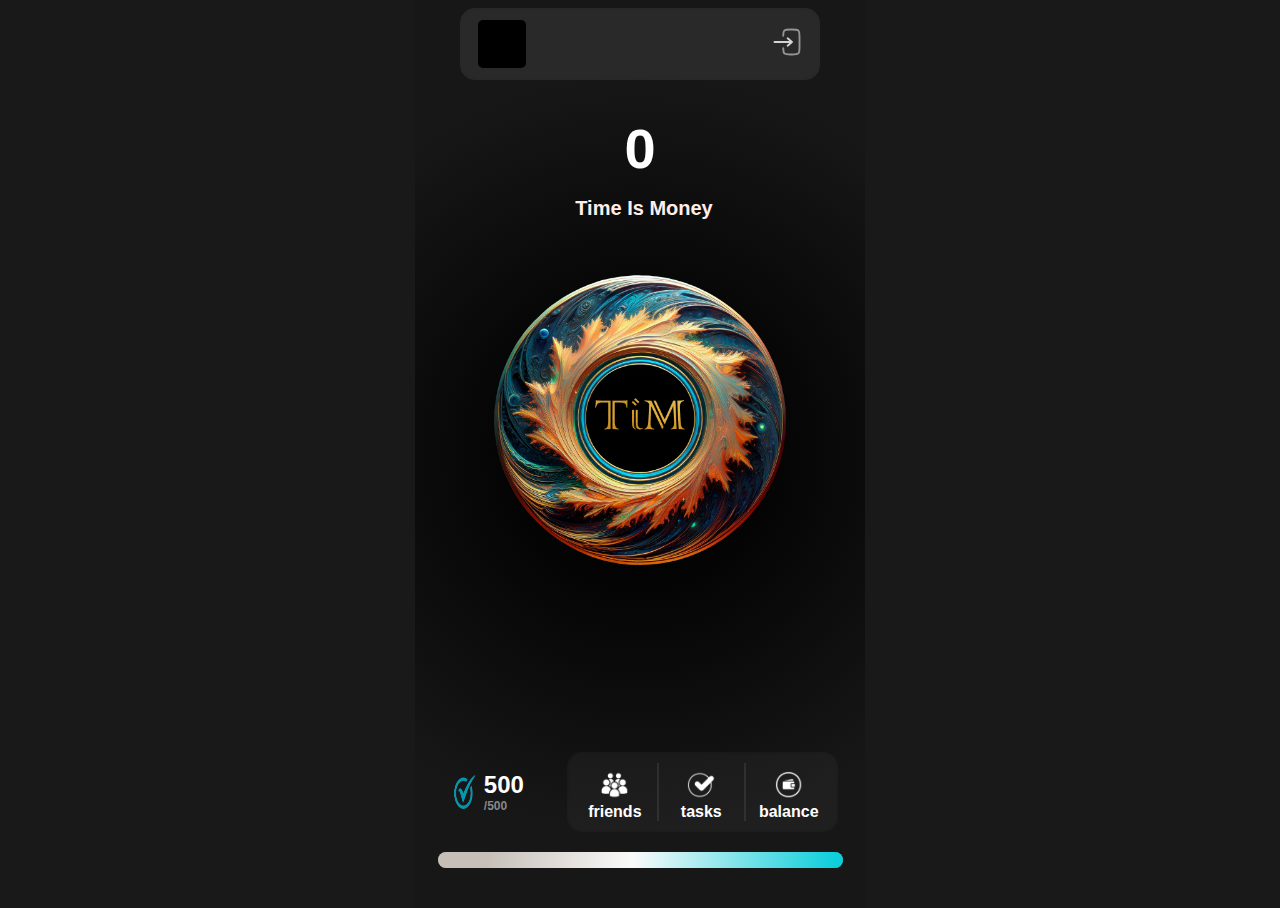
<file: index.html>
<!DOCTYPE html>
<html lang="en">
<head>
    <meta charset="UTF-8">
    <meta name="viewport" content="width=device-width, initial-scale=1.0">
    <title>Time is Money</title>
    <link rel="stylesheet" href="./assets/css/style.css">
    <link rel="stylesheet" href="./assets/css/responsive.css">
    <meta name="theme-color" content="#f19e36" />
    <link rel="stylesheet" href="https://cdnjs.cloudflare.com/ajax/libs/font-awesome/6.5.1/css/all.min.css">
    <link rel="icon" type="image/x-icon" href="./assets/favicon/favicon.ico">

</head>
<body>

    
    <div class="squad-container">
        <div class="login">
            <div class="login-detail">
                <div class="profile">
                    <span></span>
                </div>

                <div class="user-data">
                    <span class="name"></span>
                    <span class="user-rank"></span>
                </div>
            </div>

            <div>
                <a href="login.html">
                    <svg width="30px" height="30px" viewBox="0 0 24 24" fill="none" xmlns="http://www.w3.org/2000/svg">
                        <path opacity="0.8" d="M2.00098 11.999L16.001 11.999M16.001 11.999L12.501 8.99902M16.001 11.999L12.501 14.999" stroke="#ffffff" stroke-width="1.5" stroke-linecap="round" stroke-linejoin="round"/>
                        <path opacity="0.5" d="M9.00195 7C9.01406 4.82497 9.11051 3.64706 9.87889 2.87868C10.7576 2 12.1718 2 15.0002 2L16.0002 2C18.8286 2 20.2429 2 21.1215 2.87868C22.0002 3.75736 22.0002 5.17157 22.0002 8L22.0002 16C22.0002 18.8284 22.0002 20.2426 21.1215 21.1213C20.2429 22 18.8286 22 16.0002 22H15.0002C12.1718 22 10.7576 22 9.87889 21.1213C9.11051 20.3529 9.01406 19.175 9.00195 17" stroke="#ffffff" stroke-width="1.5" stroke-linecap="round"/>
                    </svg>
                </a>
            </div>
        </div>
    </div>

    <div class="coin-count-container">
       <!--<img src="" width="45px">-->
        <h1 class="select-none"></h1>
    </div>

    <div class="rank-container">
        <div class="rank-items">
            <h3 class="select-none"></h3>
            <span></span>
            <!--<img src="" class="select-none" width="30px">-->
            <span id="rank" class="select-none">Time Is Money</span>
        </div>
    </div>
    
    <div class="coin-container">
     
        <img src="./assets/images/final123.png" id="coin" class="select-none" width="600px" />
    </div>
<br><br><br><br><br><br><br>
    <div class="menu-container">
        <div class="power">
            <img src="./assets/images/28.png" width="40px">
            <div class="power-count">
                <span id="power" class="select-none">0</span>
                <span class="gray select-none" id="total">/0</span>
            </div>
        </div>

        <div class="menu-bottuns">
            <a href="frens.html" class="button b-r">
                <img src="./assets/images/1.png" alt="" width="28px">
                <span class="select-none">friends</span>
            </a>
            <a href="earn.html" class="button b-r">
                <img src="./assets/images/2.png" alt="" width="28px">
                <span class="select-none">tasks</span>
            </a>
            <a href="boost.html" class="button">
                <img src="./assets/images/3.png" alt="" width="28px">
                <span class="select-none">balance</span>
            </a>
        </div>
    </div>

    <div class="progress-bar">
        <div class="progress"></div>
    </div>


    <script src="./assets/js/main.js"></script>
</body>
</html>
</file>
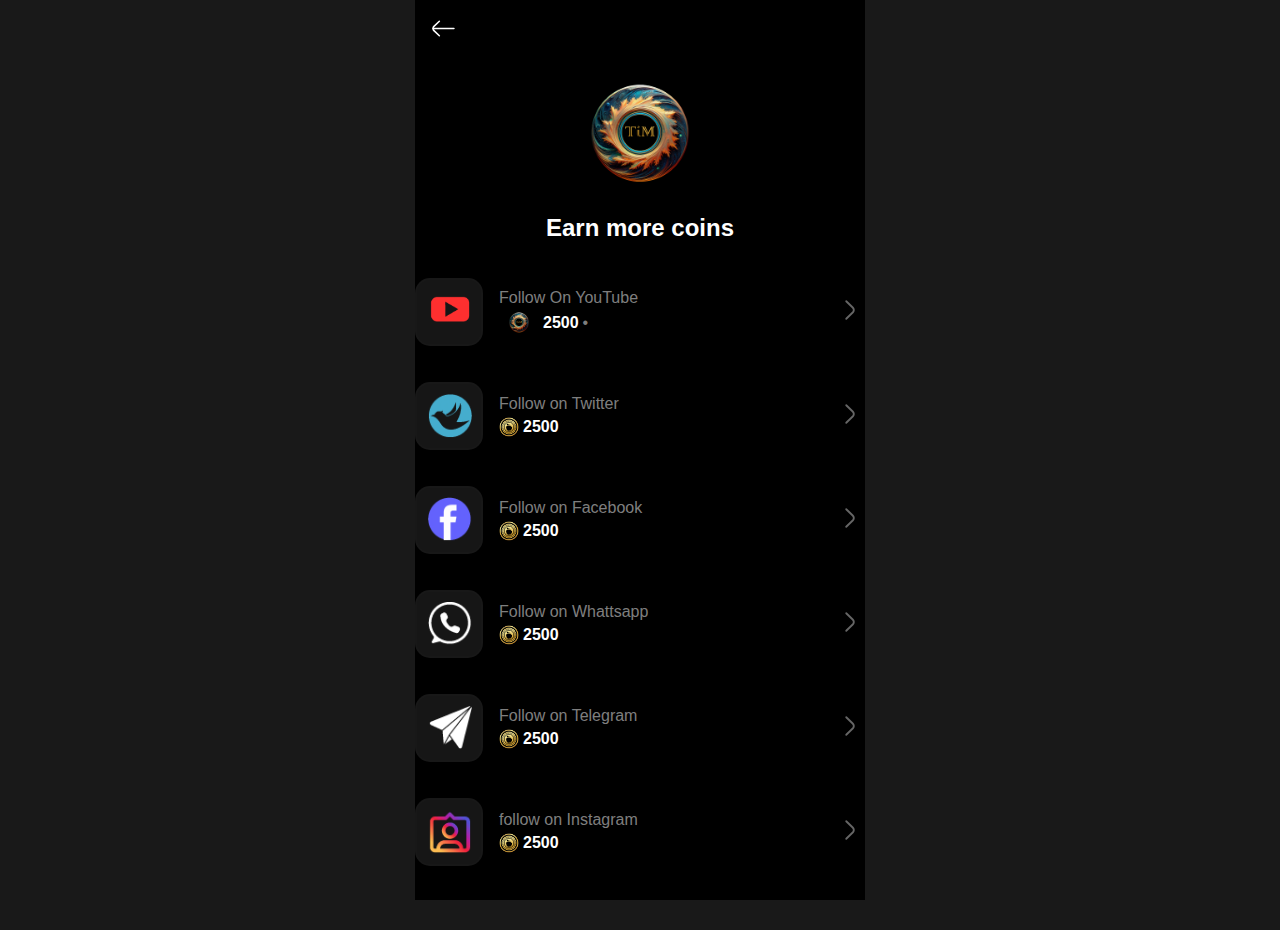
<file: earn.html>
<!DOCTYPE html>
<html lang="en">
<head>
    <meta charset="UTF-8">
    <meta name="viewport" content="width=device-width, initial-scale=1.0">
    <title>Earn</title>
    <link rel="stylesheet" href="./assets/css/style.css">
    <link rel="stylesheet" href="./assets/css/responsive.css">
    <meta name="theme-color" content="#f19e36" />

    <link rel="icon" type="image/x-icon" href="./assets/favicon/favicon.ico">
</head>
<body class="earn">

    <div class="haeder">
        <a href="index.html">
            <svg width="25px" height="25px" viewBox="0 0 24 24" fill="none" xmlns="http://www.w3.org/2000/svg">
                <path d="M22 11.9299H2" stroke="#ffffff" stroke-width="1.5" stroke-linecap="round" stroke-linejoin="round"/>
                <path d="M8.00009 19L2.84009 14C2.5677 13.7429 2.35071 13.433 2.20239 13.0891C2.05407 12.7452 1.97754 12.3745 1.97754 12C1.97754 11.6255 2.05407 11.2548 2.20239 10.9109C2.35071 10.567 2.5677 10.2571 2.84009 10L8.00009 5" stroke="#ffffff" stroke-width="1.5" stroke-linecap="round" stroke-linejoin="round"/>
            </svg>
        </a>
        
    </div>

    <div class="earn-more">
        <img src="./assets/images/final123.png" width="200px">
        <h3>Earn more coins</h3>
    </div>
    <br> <br>

    <div class="boosters-button">

        <div class="boosters-button-detail">
            <div class="boosters-button-image">
                <img src="./assets/images/you.gif" width="45px">
            </div>
            <div>
                <div>
                    <h4>Follow On YouTube</h4>
                </div>
                <div class="boosters-button-data">
                    <img src="./assets/images/final123.png" width="40px" class="m-r-25">
                    <h5 class="m-r-25">2500</h5>
                    <span class="m-r-25">•</span>
                    
                </div>
            </div>
        </div>

        <div>
            <a href="https://youtube.com/@html-hero?si=iCMCmyo6Twil2okd"><svg width="30px" height="30px" viewBox="0 0 24 24" fill="none" xmlns="http://www.w3.org/2000/svg">
                <path d="M9 5L14.15 10C14.4237 10.2563 14.6419 10.5659 14.791 10.9099C14.9402 11.2539 15.0171 11.625 15.0171 12C15.0171 12.375 14.9402 12.7458 14.791 13.0898C14.6419 13.4339 14.4237 13.7437 14.15 14L9 19" stroke="#ffffff" opacity="0.4" stroke-width="1.5" stroke-linecap="round" stroke-linejoin="round"/>
            </svg></a>
        </div>


    </div>
</div>
<br> <br>
<div class="boosters-button">

    <div class="boosters-button-detail">
        <div class="boosters-button-image">
            <img src="./assets/images/1.gif" width="45px">
        </div>
        <div>
            <div>
                <h4>Follow on Twitter</h4>
            </div>
            <div class="boosters-button-data">
                <img src="./assets/images/apple.svg" width="20px" class="m-r-25">
                <h5 class="m-r-25">2500</h5>
               
              
            </div>
        </div>
    </div>

    <div>
       <a href="https://www.twitter.com"><svg width="30px" height="30px" viewBox="0 0 24 24" fill="none" xmlns="http://www.w3.org/2000/svg">
            <path d="M9 5L14.15 10C14.4237 10.2563 14.6419 10.5659 14.791 10.9099C14.9402 11.2539 15.0171 11.625 15.0171 12C15.0171 12.375 14.9402 12.7458 14.791 13.0898C14.6419 13.4339 14.4237 13.7437 14.15 14L9 19" stroke="#ffffff" opacity="0.4" stroke-width="1.5" stroke-linecap="round" stroke-linejoin="round"/>
        </svg></a> 
    </div>


</div>
</div>
<br> <br>
<div class="boosters-button">

    <div class="boosters-button-detail">
        <div class="boosters-button-image">
            <img src="./assets/images/2.gif" width="45px">
        </div>
        <div>
            <div>
                <h4>Follow on Facebook</h4>
            </div>
            <div class="boosters-button-data">
                <img src="./assets/images/apple.svg" width="20px" class="m-r-25">
                <h5 class="m-r-25">2500</h5>
               
            </div>
        </div>
    </div>

    <div>
        <a href="https://www.facebook.com"><svg width="30px" height="30px" viewBox="0 0 24 24" fill="none" xmlns="http://www.w3.org/2000/svg">
            <path d="M9 5L14.15 10C14.4237 10.2563 14.6419 10.5659 14.791 10.9099C14.9402 11.2539 15.0171 11.625 15.0171 12C15.0171 12.375 14.9402 12.7458 14.791 13.0898C14.6419 13.4339 14.4237 13.7437 14.15 14L9 19" stroke="#ffffff" opacity="0.4" stroke-width="1.5" stroke-linecap="round" stroke-linejoin="round"/>
        </svg></a>
    </div>


</div>
</div>
<br> <br>
<div class="boosters-button">

    <div class="boosters-button-detail">
        <div class="boosters-button-image">
            <img src="./assets/images/3.gif" width="45px">
        </div>
        <div>
            <div>
                <h4>Follow on Whattsapp</h4>
            </div>
            <div class="boosters-button-data">
                <img src="./assets/images/apple.svg" width="20px" class="m-r-25">
                <h5 class="m-r-25">2500</h5>
              
            </div>
        </div>
    </div>

    <div>
        <a href="https://www.whattsapp.com"><svg width="30px" height="30px" viewBox="0 0 24 24" fill="none" xmlns="http://www.w3.org/2000/svg">
            <path d="M9 5L14.15 10C14.4237 10.2563 14.6419 10.5659 14.791 10.9099C14.9402 11.2539 15.0171 11.625 15.0171 12C15.0171 12.375 14.9402 12.7458 14.791 13.0898C14.6419 13.4339 14.4237 13.7437 14.15 14L9 19" stroke="#ffffff" opacity="0.4" stroke-width="1.5" stroke-linecap="round" stroke-linejoin="round"/>
        </svg></a>
    </div>


</div>
</div>
<br> <br>
<div class="boosters-button">

    <div class="boosters-button-detail">
        <div class="boosters-button-image">
            <img src="./assets/images/4.gif" width="45px">
        </div>
        <div>
            <div>
                <h4>Follow on Telegram</h4>
            </div>
            <div class="boosters-button-data">
                <img src="./assets/images/apple.svg" width="20px" class="m-r-25">
                <h5 class="m-r-25">2500</h5>
                
            </div>
        </div>
    </div>

    <div>
        <a href="https://www.telegram.com"><svg width="30px" height="30px" viewBox="0 0 24 24" fill="none" xmlns="http://www.w3.org/2000/svg">
            <path d="M9 5L14.15 10C14.4237 10.2563 14.6419 10.5659 14.791 10.9099C14.9402 11.2539 15.0171 11.625 15.0171 12C15.0171 12.375 14.9402 12.7458 14.791 13.0898C14.6419 13.4339 14.4237 13.7437 14.15 14L9 19" stroke="#ffffff" opacity="0.4" stroke-width="1.5" stroke-linecap="round" stroke-linejoin="round"/>
        </svg></a>
    </div>


</div>
</div>
<br> <br>
<div class="boosters-button">

    <div class="boosters-button-detail">
        <div class="boosters-button-image">
            <img src="./assets/images/5.gif" width="45px">
        </div>
        <div>
            <div>
                <h4>follow on Instagram</h4>
            </div>
            <div class="boosters-button-data">
                <img src="./assets/images/apple.svg" width="20px" class="m-r-25">
                <h5 class="m-r-25">2500</h5>
                
            </div>
        </div>
    </div>

    <div>
        <a href="https://www.instagram.com"><svg width="30px" height="30px" viewBox="0 0 24 24" fill="none" xmlns="http://www.w3.org/2000/svg">
            <path d="M9 5L14.15 10C14.4237 10.2563 14.6419 10.5659 14.791 10.9099C14.9402 11.2539 15.0171 11.625 15.0171 12C15.0171 12.375 14.9402 12.7458 14.791 13.0898C14.6419 13.4339 14.4237 13.7437 14.15 14L9 19" stroke="#ffffff" opacity="0.4" stroke-width="1.5" stroke-linecap="round" stroke-linejoin="round"/>
        </svg></a>
    </div>


</div>
</div>

                    

    <div class="invite-bonus-box">
        
    </div>
    
    <script src="./assets/js/charge.js"></script>
</body>
</html>
</file>
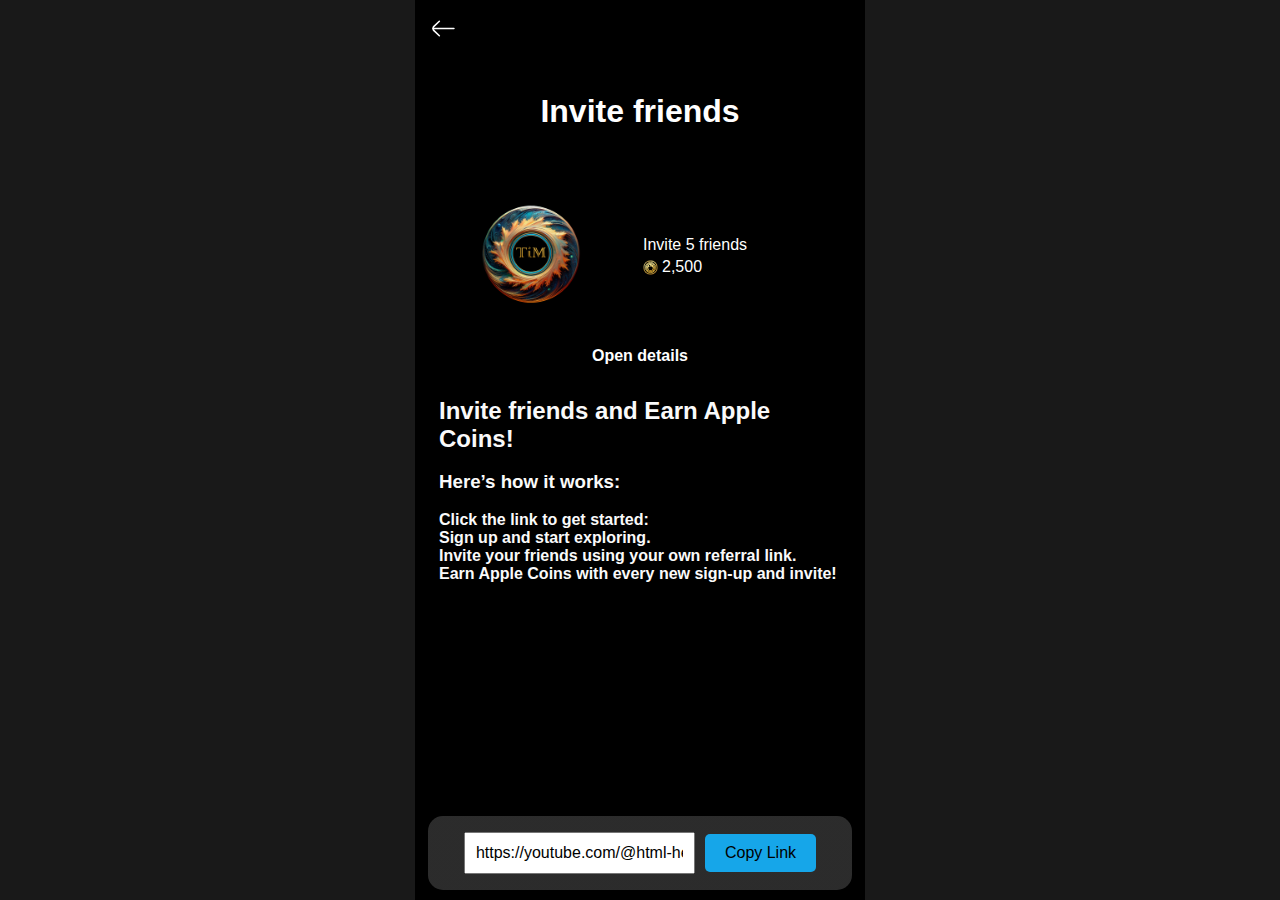
<file: frens.html>
<!DOCTYPE html>
<html lang="en">
<head>
    <meta charset="UTF-8">
    <meta name="viewport" content="width=device-width, initial-scale=1.0">
    <title> - Frens</title>

    <link rel="stylesheet" href="./assets/css/style.css">
    <link rel="stylesheet" href="./assets/css/responsive.css">
    <meta name="theme-color" content="#f19e36" />

    <link rel="icon" type="image/x-icon" href="./assets/favicon/favicon.ico">
</head>
<body class="frens">
    
    <div class="haeder">
        <a href="index.html">
            <svg width="25px" height="25px" viewBox="0 0 24 24" fill="none" xmlns="http://www.w3.org/2000/svg">
                <path d="M22 11.9299H2" stroke="#ffffff" stroke-width="1.5" stroke-linecap="round" stroke-linejoin="round"/>
                <path d="M8.00009 19L2.84009 14C2.5677 13.7429 2.35071 13.433 2.20239 13.0891C2.05407 12.7452 1.97754 12.3745 1.97754 12C1.97754 11.6255 2.05407 11.2548 2.20239 10.9109C2.35071 10.567 2.5677 10.2571 2.84009 10L8.00009 5" stroke="#ffffff" stroke-width="1.5" stroke-linecap="round" stroke-linejoin="round"/>
            </svg>
        </a>
    </div>

    <div class="frens-main">

        <div class="frens-count">
            <span>Invite friends </span>
        </div>

        

            

            
        </div>
    </div>


    

        <div class="frens-help-box">
            <div class="frens-help-content">
                <div class="frens-help-image">
                    <img src="./assets/images/final123.png" width="200px">
                </div>
                <div class="fren-help-text">
                    <h5>Invite 5 friends </h5>
                    <div>
                        <img src="./assets/images/apple.svg" width="15px">
                        <span>2,500</span>
                       
                    </div>
                </div>
            </div>

            <div class="frens-open-detail">
                <a href="guid.html">Open details</a>
            </div>
        </div>
    </div>
    <div class="frens-help">
        <div class="frens-help-title">
            <h2>Invite friends and Earn Apple Coins! </h2><br>
            <h3>Here’s how it works:</h3><br>
            <span>Click the link to get started:</span><br>
                <span>  Sign up and start exploring.</span><br>
                    <span> Invite your friends using your own referral link.</span><br>
                        <span> Earn Apple Coins with every new sign-up and invite!</span><br>
        </div>
 <div class="frens-invite">
        <div class="frens-invite-button">
            <input type="text" value="https://youtube.com/@html-hero?si=iCMCmyo6Twil2okd" id="link" readonly>
            <button id="copyButton">Copy Link</button>
        </div>
    </div>
 
   <script src="./assets/js/js.js"></script>
    <script src="./assets/js/charge.js"></script>

</body>
</html>
</file>
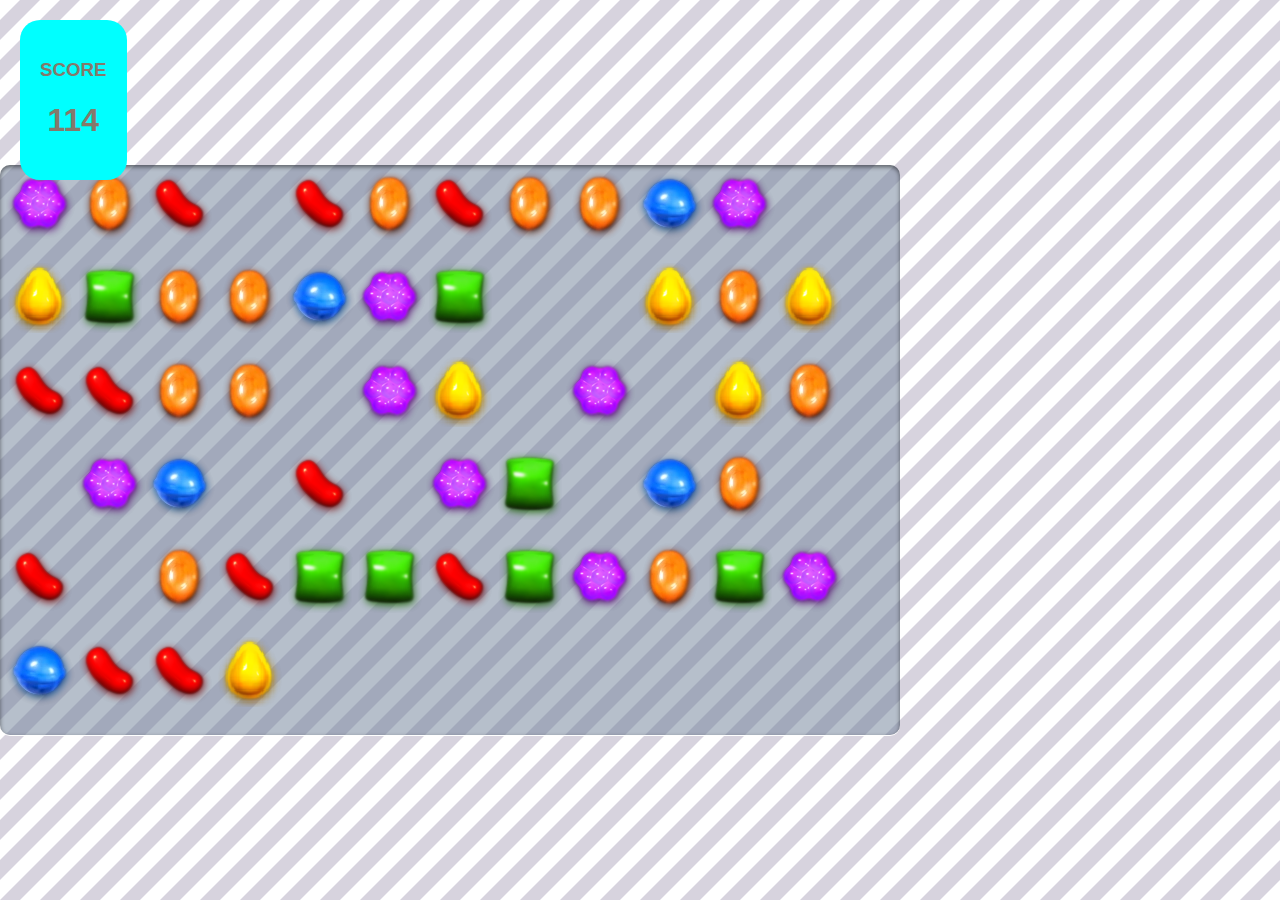
<file: game.html>
<!DOCTYPE html>
<html lang="en">
<head>
    <meta charset="UTF-8">
    <meta name="viewport" content="width=device-width, initial-scale=1.0">
    <title>Candy Crush Game</title>
    <style>
     
        body {
            background-image: url('data:image/svg+xml,%3Csvg width="40" height="40" viewBox="0 0 40 40" xmlns="http://www.w3.org/2000/svg"%3E%3Cg fill="%239C92AC" fill-opacity="0.4" fill-rule="evenodd"%3E%3Cpath d="M0 40L40 0H20L0 20M40 40V20L20 40"/%3E%3C/g%3E%3C/svg%3E');
            max-width: 100vh;
            display: flex;
            margin: 0;
            height: 100vh;
            align-items: center;
            justify-content: center;
            overflow: hidden;
        }

        .scoreContent {
            background-color: cyan;
            border-radius: 20px;
            width: auto;
            height: 120px;
            padding: 20px;
            display: flex;
            flex-direction: column;
            justify-content: space-between;
            align-items: center;
            text-align: center;
            color: #85796b;
            position: absolute;
            top: 20px;
            left: 20px;
        }

        .grid {
            height: 560px;
            min-width: 560px;
            display: flex;
            flex-wrap: wrap;
            background-color: rgba(109, 127, 151, 0.5);
            padding: 5px;
            border-radius: 10px;
            box-shadow: 0 2px 4px rgba(0, 0, 0, 0.5) inset, 0 1px 0 #fff;
            color: #85796b;
        }

        .grid div {
            height: 70px;
            width: 70px;
        }

        h3 {
            font-family: "Montserrat", sans-serif;
            text-transform: uppercase;
        }

        h1 {
            font-family: "Montserrat", sans-serif;
            text-transform: uppercase;
            margin-top: -10px;
        }

        .invisible {
            background-color: white;
        }
    </style>
</head>
<body>
    <div class="scoreContent">
        <h3>Score</h3>
        <h1 id="score">0</h1>
    </div>
    <div class="grid"></div>


    <audio id="backgroundMusic" src="./assets/mp3/1.mp3" loop></audio>
    <audio id="matchSound" src=""></audio>
    <audio id="moveSound" src=""></audio>

    <script>
        document.addEventListener("DOMContentLoaded", () => {
            candyCrushGame();
        });

        function candyCrushGame() {
            const grid = document.querySelector(".grid");
            const scoreDisplay = document.getElementById("score");
            const backgroundMusic = document.getElementById("backgroundMusic");
            const matchSound = document.getElementById("matchSound");
            const moveSound = document.getElementById("moveSound");
            const width = 8;
            const squares = [];
            let score = 0;

            const candyColors = [
                "url(./assets/images/blue-candy.png)",
                "url(./assets/images/green-candy.png?raw=true)",
                "url(./assets/images/orange-candy.png?raw=true)",
                "url(./assets/images/purple-candy.png?raw=true)",
                "url(./assets/images/red-candy.png?raw=true)",
                "url(./assets/images/yellow-candy.png?raw=true)"
            ];

            backgroundMusic.volume = 0.5; 
            backgroundMusic.play();

            
            function createBoard() {
                for (let i = 0; i < width * width; i++) {
                    const square = document.createElement("div");
                    square.setAttribute("draggable", true);
                    square.setAttribute("id", i);
                    let randomColor = Math.floor(Math.random() * candyColors.length);
                    square.style.backgroundImage = candyColors[randomColor];
                    grid.appendChild(square);
                    squares.push(square);
                }
            }
            createBoard();

            let colorBeingDragged;
            let colorBeingReplaced;
            let squareIdBeingDragged;
            let squareIdBeingReplaced;

            squares.forEach((square) =>
                square.addEventListener("dragstart", dragStart)
            );
            squares.forEach((square) => square.addEventListener("dragend", dragEnd));
            squares.forEach((square) => square.addEventListener("dragover", dragOver));
            squares.forEach((square) =>
                square.addEventListener("dragenter", dragEnter)
            );
            squares.forEach((square) =>
                square.addEventListener("drageleave", dragLeave)
            );
            squares.forEach((square) => square.addEventListener("drop", dragDrop));

            function dragStart() {
                colorBeingDragged = this.style.backgroundImage;
                squareIdBeingDragged = parseInt(this.id);
            }

            function dragOver(e) {
                e.preventDefault();
            }

            function dragEnter(e) {
                e.preventDefault();
            }

            function dragLeave() {
                this.style.backgroundImage = "";
            }

            function dragDrop() {
                colorBeingReplaced = this.style.backgroundImage;
                squareIdBeingReplaced = parseInt(this.id);
                this.style.backgroundImage = colorBeingDragged;
                squares[squareIdBeingDragged].style.backgroundImage = colorBeingReplaced;
                moveSound.play();
            }

            function dragEnd() {
                let validMoves = [
                    squareIdBeingDragged - 1,
                    squareIdBeingDragged - width,
                    squareIdBeingDragged + 1,
                    squareIdBeingDragged + width
                ];
                let validMove = validMoves.includes(squareIdBeingReplaced);

                if (squareIdBeingReplaced && validMove) {
                    squareIdBeingReplaced = null;
                    checkMatches();
                    moveIntoSquareBelow();
                } else if (squareIdBeingReplaced && !validMove) {
                    squares[squareIdBeingReplaced].style.backgroundImage = colorBeingReplaced;
                    squares[squareIdBeingDragged].style.backgroundImage = colorBeingDragged;
                }
            }

            function checkMatches() {
                checkRowForFour();
                checkColumnForFour();
                checkRowForThree();
                checkColumnForThree();
            }

            function moveIntoSquareBelow() {
                for (let i = 0; i < 55; i++) {
                    if (squares[i + width].style.backgroundImage === "") {
                        squares[i + width].style.backgroundImage = squares[i].style.backgroundImage;
                        squares[i].style.backgroundImage = "";
                        const firstRow = [0, 1, 2, 3, 4, 5, 6, 7];
                        const isFirstRow = firstRow.includes(i);
                        if (isFirstRow && squares[i].style.backgroundImage === "") {
                            let randomColor = Math.floor(Math.random() * candyColors.length);
                            squares[i].style.backgroundImage = candyColors[randomColor];
                        }
                    }
                }
            }

            function checkRowForFour() {
                for (let i = 0; i < 60; i++) {
                    let rowOfFour = [i, i + 1, i + 2, i + 3];
                    let decidedColor = squares[i].style.backgroundImage;
                    const isBlank = squares[i].style.backgroundImage === "";

                    const notValid = [5, 6, 7, 13, 14, 15, 21, 22, 23, 29, 30, 31, 37, 38, 39, 45, 46, 47, 53, 54, 55];
                    if (notValid.includes(i)) continue;

                    if (rowOfFour.every(index => squares[index].style.backgroundImage === decidedColor && !isBlank)) {
                        score += 4;
                        scoreDisplay.innerHTML = score;
                        rowOfFour.forEach(index => squares[index].style.backgroundImage = "url('[data-uri]')"); // Invisible pixel
                        matchSound.play(); 
                    }
                }
            }

            function checkColumnForFour() {
                for (let i = 0; i < 39; i++) {
                    let columnOfFour = [i, i + width, i + width * 2, i + width * 3];
                    let decidedColor = squares[i].style.backgroundImage;
                    const isBlank = squares[i].style.backgroundImage === "";

                    if (columnOfFour.every(index => squares[index].style.backgroundImage === decidedColor && !isBlank)) {
                        score += 4;
                        scoreDisplay.innerHTML = score;
                        columnOfFour.forEach(index => squares[index].style.backgroundImage = "url('[data-uri]')"); // Invisible pixel
                        matchSound.play(); 
                    }
                }
            }

            function checkRowForThree() {
                for (let i = 0; i < 61; i++) {
                    let rowOfThree = [i, i + 1, i + 2];
                    let decidedColor = squares[i].style.backgroundImage;
                    const isBlank = squares[i].style.backgroundImage === "";

                    const notValid = [6, 7, 14, 15, 22, 23, 30, 31, 38, 39, 46, 47, 54, 55];
                    if (notValid.includes(i)) continue;

                    if (rowOfThree.every(index => squares[index].style.backgroundImage === decidedColor && !isBlank)) {
                        score += 3;
                        scoreDisplay.innerHTML = score;
                        rowOfThree.forEach(index => squares[index].style.backgroundImage = "url('[data-uri]')"); // Invisible pixel
                        matchSound.play(); 
                    }
                }
            }

            function checkColumnForThree() {
                for (let i = 0; i < 47; i++) {
                    let columnOfThree = [i, i + width, i + width * 2];
                    let decidedColor = squares[i].style.backgroundImage;
                    const isBlank = squares[i].style.backgroundImage === "";

                    if (columnOfThree.every(index => squares[index].style.backgroundImage === decidedColor && !isBlank)) {
                        score += 3;
                        scoreDisplay.innerHTML = score;
                        columnOfThree.forEach(index => squares[index].style.backgroundImage = "url('[data-uri]')"); // Invisible pixel
                        matchSound.play(); 
                    }
                }
            }

            window.setInterval(function () {
                moveIntoSquareBelow();
                checkMatches();
            }, 100);
        }
    </script>
</body>
</html>
</file>
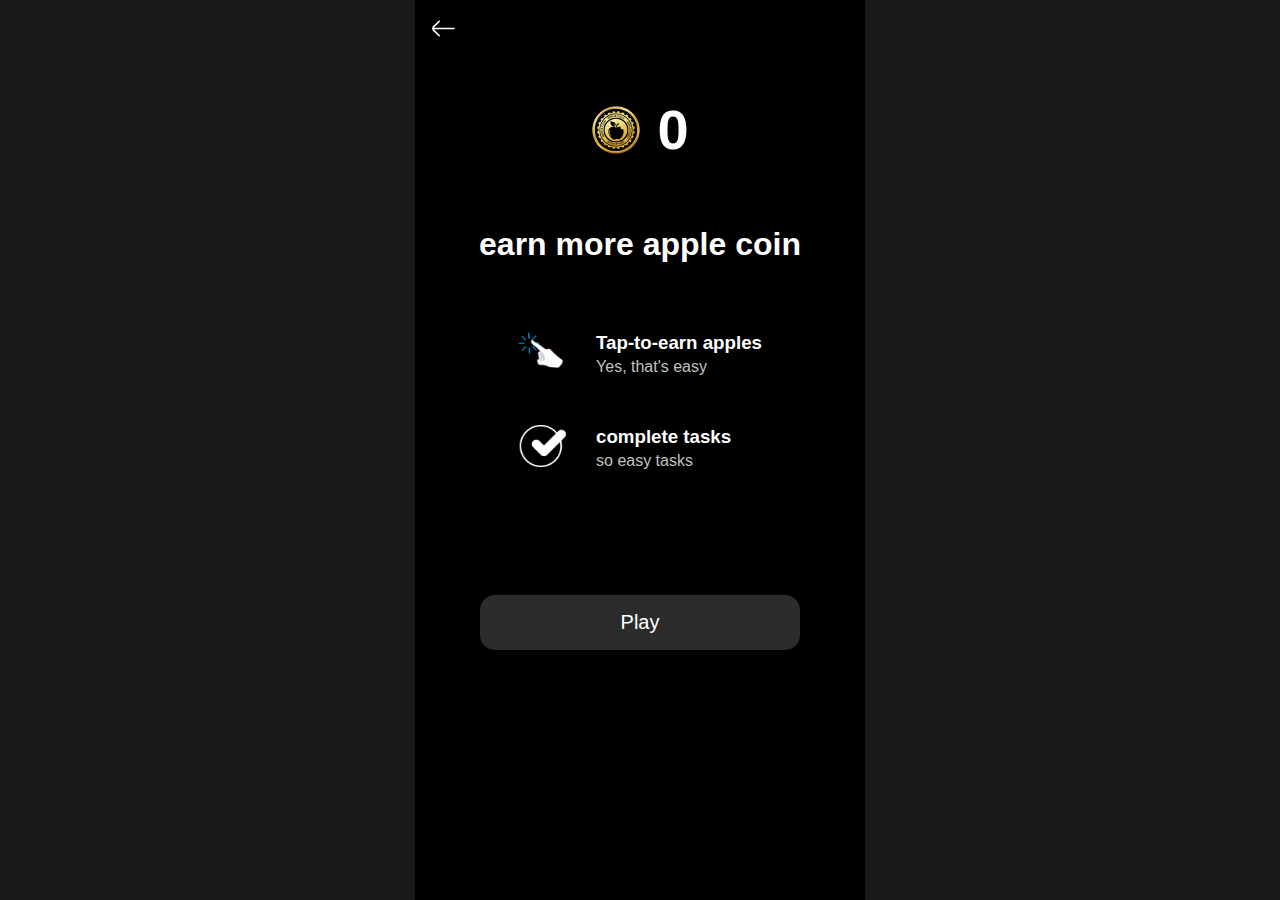
<file: guid.html>
<!DOCTYPE html>
<html lang="en">
<head>
    <meta charset="UTF-8">
    <meta name="viewport" content="width=device-width, initial-scale=1.0">
    <title>Document</title>

    <link rel="stylesheet" href="./assets/css/style.css">
    <link rel="stylesheet" href="./assets/css/responsive.css">

    <link rel="icon" type="image/x-icon" href="./assets/favicon/favicon.ico">
    <link rel="icon" type="image/png" href="./assets/favicon/favicon-16x16.png" sizes="16x16">
    <link rel="icon" type="image/png" href="./assets/favicon/favicon-32x32.png" sizes="32x32">
    <link rel="apple-touch-icon" href="./assets/favicon/apple-touch-icon.png">
    <link rel="android-chrome-192x192" href="./assets/favicon/android-chrome-192x192.png" sizes="192x192">
    <link rel="android-chrome-512x512" href="./assets/favicon/android-chrome-512x512.png" sizes="512x512">
</head>
<body class="guid">

    <div class="haeder">
        <a href="index.html">
            <svg width="25px" height="25px" viewBox="0 0 24 24" fill="none" xmlns="http://www.w3.org/2000/svg">
                <path d="M22 11.9299H2" stroke="#ffffff" stroke-width="1.5" stroke-linecap="round" stroke-linejoin="round"/>
                <path d="M8.00009 19L2.84009 14C2.5677 13.7429 2.35071 13.433 2.20239 13.0891C2.05407 12.7452 1.97754 12.3745 1.97754 12C1.97754 11.6255 2.05407 11.2548 2.20239 10.9109C2.35071 10.567 2.5677 10.2571 2.84009 10L8.00009 5" stroke="#ffffff" stroke-width="1.5" stroke-linecap="round" stroke-linejoin="round"/>
            </svg>
        </a>
       
    </div>

    <div class="coin-count-container">
        <img src="./assets/images/apple.svg" width="45px">
        <h1 class="select-none"></h1>
    </div>

    <div class="guid-content">
        <div class="guid-title">
            <h1>earn more apple coin</h1>
        </div>
        <div class="guid-help">
            <div class="guid-help-detail">
                <div>
                    <img src="./assets/images/tap.gif" width="50px">
                </div>
                <div>
                    <h3>Tap-to-earn apples</h3>
                    <p>Yes, that's easy</p>
                </div>
            </div>

            <div class="guid-help-detail">
                <div>
                    <img src="./assets/images/2.png" width="50px">
                </div>
                <div>
                    <h3>complete tasks </h3>
                    <p>so easy tasks</p>
                </div>
            </div>

          

        </div>
    </div>

    <div class="guid-button">
        <a href="index.html" >Play</a>
    </div>
    <script src="./assets/js/main.js"></script>
    <script src="./assets/js/charge.js"></script>
</body>
</html>
</file>
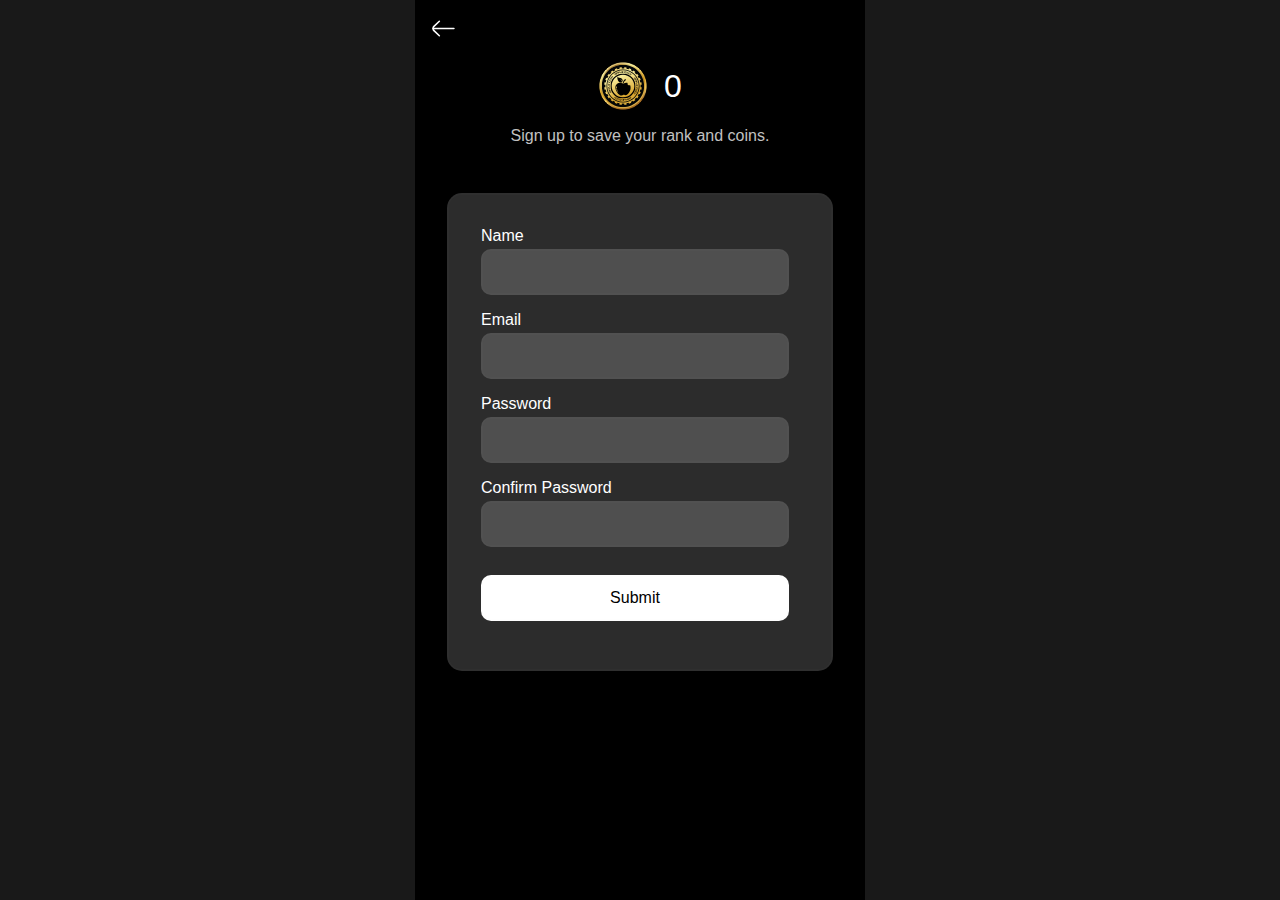
<file: login.html>
<!DOCTYPE html>
<html lang="en">
<head>
    <meta charset="UTF-8">
    <meta name="viewport" content="width=device-width, initial-scale=1.0">
    <title>Document</title>
    <link rel="stylesheet" href="./assets/css/style.css">
    <link rel="stylesheet" href="./assets/css/responsive.css">
    <meta name="theme-color" content="#f19e36" />

    <link rel="icon" type="image/x-icon" href="./assets/favicon/favicon.ico">
</head>
<body class="login-page">

    <div class="haeder">
        <a href="index.html">
            <svg width="25px" height="25px" viewBox="0 0 24 24" fill="none" xmlns="http://www.w3.org/2000/svg">
                <path d="M22 11.9299H2" stroke="#ffffff" stroke-width="1.5" stroke-linecap="round" stroke-linejoin="round"/>
                <path d="M8.00009 19L2.84009 14C2.5677 13.7429 2.35071 13.433 2.20239 13.0891C2.05407 12.7452 1.97754 12.3745 1.97754 12C1.97754 11.6255 2.05407 11.2548 2.20239 10.9109C2.35071 10.567 2.5677 10.2571 2.84009 10L8.00009 5" stroke="#ffffff" stroke-width="1.5" stroke-linecap="round" stroke-linejoin="round"/>
            </svg>
        </a>
  
    </div>

    <div class="login-coins">
        <img src="./assets/images/apple.svg" width="50px">
        <span class="login-coins-count"></span>
    </div>

    <div class="login-page-detail">
        <span>Sign up to save your rank and coins.</span>
    </div>

    <div class="login-form">
        <form action="process_form.php" method="POST" onsubmit="document.getElementById('coins').value = localStorage.getItem('coins');">
            <label for="name">Name</label>
            <input type="text" name="name" id="name" required>
        
            <label for="email">Email</label>
            <input type="email" name="email" id="email" required>
        
            <label for="password">Password</label>
            <input type="password" name="password" id="password" required>
        
            <label for="confirm">Confirm Password</label>
            <input type="password" name="confirm" id="confirm" required> 
        
            <input type="hidden" name="coins" id="coins">
        
            <input class="submit-button" type="submit" value="Submit">
        </form>
        
    </div>

    <script>
        let coins = localStorage.getItem('coins')
        document.querySelector('.login-coins-count').textContent = coins;
    </script>

    <script src="./assets/js/charge.js"></script>
</body>
</html>
</file>
<file: assets/css/style.css>
* {
    margin: 0;
    padding: 0;
    box-sizing: border-box;
}
a {
    text-decoration: none;
}
a:active {
    color: rgb(255, 255, 255);
}
html {
    font-family: sans-serif;
}
.select-none {
    -moz-user-select: none;
    -webkit-user-select: none;
    user-select: none;
}
body {
    background: radial-gradient(circle, rgb(0, 0, 0) 0%, rgb(0, 0, 0) 15%, rgb(0, 0, 0) 75%);
    background: radial-gradient(circle, rgb(0, 0, 0) 0%, rgb(0, 0, 0) 15%, rgba(23,23,23,1) 75%);
    
    background-repeat: no-repeat;
    min-height: 100vh;   
}
.haeder {
    display: flex;
    align-items: center;
    padding: 1rem;
}
.haeder a {
    margin-right: 1rem;
}
.squad-container {
    margin: 1.75rem auto;
    width: 80%;
    height: 4.5rem;
    border-radius: 15px;
    background-color: rgba(85, 82, 82, 0.3);
    border: 2px solid rgb(43, 42, 42, 0.05);
}
.login {
    display: flex;
    align-items: center;
    justify-content: space-between;
    height: 100%;
    padding: 0 1rem;
}
.login-detail {
    display: flex;
    align-items: center;
}
.profile {
    width: 3rem;
    height: 3rem;
    background-color: rgb(0, 0, 0);
    display: flex;
    justify-content: center;
    align-items: center;
    border-radius: 5px;
}
.profile span {
    font-size: 2rem;
    color: rgba(151, 151, 151, 0.773);
}
.user-data {
    display: flex;
    flex-direction: column;
    margin-left: 0.75rem;
}
.name {
    color: #ffffff;
}
.user-rank {
    font-size: 0.75rem;
    margin-top: 0.25rem;
    color: #c1c1c1;
}
.coin-count-container {
    width: 100%;
    display: flex;
    justify-content: center;
    align-items: center;
    margin-top: 2.25rem;
}
.rank-container {
    margin-top: 1rem;
    margin-bottom: 2rem;
    display: flex;
    justify-content: center;
    align-items: center;
    color: #ffeded;
}
.rank-items {
    display: flex;
    align-items: center;
    font-size: 1.25rem;
}
.rank-items h3{
    margin-right: 0.5rem;
}
.rank-items img{
    margin-left: 0.5rem;
    margin-right: 0.25rem;
}
#rank {
    font-weight: bold;
text-align: center;
}
.coin-count-container img {
    margin-right: 1rem;
    width: 50px;
}
.coin-count-container h1 {
    color: #ffffff;
    font-size: 3.5rem;
}
.coin-container {
    position: relative;
    margin-top: 1.5rem;
    width: 100%;
    display: flex;
    justify-content: center;
}
.coin-container span {
    position: absolute;
    z-index: 999;
    font-size: 2rem;
    color: #ffffff;
}
#coin {
    transition: .1s;
    transform-style: preserve-3d;
}
.menu-container {
    margin-top: 2.25rem;
    width: 90%;
    display: flex;
    justify-content: center;
    align-items: center;
}
.power {
    display: flex;
    justify-content: center;
    margin-right: 0.5rem;
    width: 33%;
}
.power-count {
    display: flex;
    flex-direction: column;
}
.power-count span {
    color: #ffffff;
    font-weight: bold;
    font-size: 1.5rem;
}
.gray {
    color: #d7d7d798!important;
    font-size: 0.75rem!important;
}
.menu-bottuns {
    width: 67%;
    padding: 1rem 0.25rem;
    display: flex;
    justify-content: space-around;
    align-items: center;
    height: 5rem;
    background-color: rgba(70, 67, 67, 0.2);
    border: 2px solid rgba(0, 0, 0, 0.03);
    border-radius: 15px;
    margin-left: 0.5rem;
    margin-right: -1.25rem;
}

.button {
    display: flex;
    flex-direction: column;
    justify-content: center;
    align-items: center;
    padding: 0 0.25rem;
    width: 33.3333%;
}
.button img {
    margin-top: 0.5rem;
}
.button span {
    margin-top: 0.25rem;
    font-weight: bold;
    color: #ffffff;
}
.b-r {
    border-right: 2px solid rgba(218, 218, 218, 0.1);
}
.progress-bar {
    width: 90%;
    height: 1rem;
    margin: 1.25rem auto;
    border-radius: 30px;
    background-color: rgba(218, 218, 218, 0.5)
}
.progress {

    height: 100%;
  
    background: linear-gradient(278deg, rgb(13, 206, 219) 2%, rgb(250, 250, 250) 52%, rgb(197, 191, 183) 88%);
    border-radius: 30px;
}


.boost {
    background: linear-gradient(0deg, rgb(0, 0, 0) 2%, rgb(0, 0, 0) 45%);
    background: linear-gradient(0deg, rgb(0, 0, 0) 5%, rgba(0,0,0,1) 45%);
    background-repeat: no-repeat;
    background-attachment: fixed;
    color: #ffffff;
    padding-bottom: 4rem;
}
.user-balance {
    display: flex;
    flex-direction: column;
    justify-content: center;
    align-items: center;
    padding-bottom: 3rem;
}
.balance-title {
    color: #c1c1c1;
    margin-bottom: 1.5rem;
}
.balance-coins {
    display: flex;
    justify-content: center;
    align-items: center;
    margin-bottom: 2rem;
    font-size: 3.5rem;
    font-weight: bold;
}
.balance-coins img {
    margin-right: 0.75rem;
}
.balance-guid {
    color: rgba(185,103,0,1);
    font-weight: 700;
}
.free-boosts {
    padding: 0 1rem;
}
.free-boosts-title {
    margin-bottom: 0.5rem;
    padding: 0 0.3rem;
}
.free-boosts-buttons {
    display: flex;
    justify-content: space-between;
    align-items: center;
    width: 100%;
}
.free-boost-button {
    cursor: pointer;
    display: flex;
    width: 50%;
    height: 4.5rem;
    margin: 0.5rem 0;
    justify-content: space-between;
    align-items: center;
    border-radius: 15px;
    padding: 0 0.75rem;
    background-color: rgba(218, 218, 218, 0.2);
    border:2px solid rgba(218, 218, 218, 0.02);
}
.free-boosts-detail {
    display: flex;
    flex-direction: column;
    justify-content: center;
}
.m-r {
    margin-right: 0.75rem;
}
.m-l {
    margin-left: 0.75rem;
}
.available {
    margin-top: 0.25rem;
    color: #919191;
    font-size: 0.75rem;
}
.boosters {
    margin-top: 3rem;
    padding: 0 1rem;
}
.boosters-title {
    margin-bottom: 1rem;
    padding: 0 0.3rem;
}
.boosters-buttons {
    width: 100%;
    border-radius: 15px;
    padding: 1.25rem;
    background-color: rgba(218, 218, 218, 0.2);
    border: 2px solid rgba(218, 218, 218, 0.02);
}
.boosters-button {
    cursor: pointer;
    display: flex;
    align-items: center;
    justify-content: space-between;
}
.boosters-button-detail {
    display: flex;
    align-items: center;
    justify-content: space-between;
}
.boosters-button-data {
    display: flex;
    align-items: center;
}
.boosters-button-image {
    background-color: rgba(218, 218, 218, 0.1);
    border: 2px solid rgba(218, 218, 218, 0.01);
    display: flex;
    justify-content: center;
    align-items: center;
    width: 4.25rem;
    height: 4.25rem;
    padding: 4px;
    margin-right: 1rem;
    border-radius: 15px;
}
.boosters-button-detail h4 {
    margin-bottom: 0.25rem;
    font-weight: 300;
}
.boosters-button-detail h4, 
.boosters-button-data span, 
.boosters-button-data  p{
    color: #c1c1c1aa;
}
.boosters-button-data h5{
    font-size: 1rem;
}
.m-r-25 {
    margin-right: 0.25rem;
}
.m-b-1 {
    margin-bottom: 1rem;
}
.buy-skins {
    margin-top: 3rem;
}
.slide {
    width: 17rem!important;
    margin: 0 1rem;
    border-radius: 15px;
    padding: 1.25rem;
    height: 10rem;
    background-color: rgba(218, 218, 218, 0.2);
    border: 2px solid rgba(218, 218, 218, 0.02);
}
.skin-button  {
    cursor: pointer;
    display: flex;
    align-items: center;
    justify-content: space-between;
}


.guid {
    background-image: linear-gradient(0deg, rgba(0,0,0,1) 0%, rgba(0,0,0,1) 100%);
}
.guid-social {
    display: flex;
    justify-content: space-between;
    align-items: center;
    color: #ffffff;
    padding: 0 3rem;
}
.guid-social a {
    display: flex;
    align-items: center;
    padding: 0.75rem 2.5rem;
    border-radius: 15px;
    background-color: rgba(218, 218, 218, 0.2);
    border: 2px solid rgba(218, 218, 218, 0.02);
}
.guid-social a svg {
    margin-right: 0.25rem;
}
.guid-content {
    margin-top: 4rem;
    color: #ffffff;
    display: flex;
    flex-direction: column;
    align-items: center;
}
.guid-title {
    margin-bottom: 4rem;
}
.guid-help-detail {
    display: flex;
    align-items: center;
    margin-bottom: 2.5rem;
}
.guid-help-detail img {
    margin-right: 1.75rem;
}
.guid-help-detail h3 {
    margin-bottom: 0.25rem;
}
.guid-help-detail p {
    font-size: 1rem;
    color: #c1c1c1;
}
.guid-button {
    margin-top: 5rem;
    width: 100%;
    display: flex;
    justify-content: center;
    align-items: center;
}
.guid-button a,
.frens-invite-button {
    display: flex;
    justify-content: center;
    align-items: center;
    color: #ffffff;
    font-size: 1.25rem;
    background: linear-gradient(83deg,  rgba(218, 218, 218, 0.2) 3%,  rgba(218, 218, 218, 0.2) 28%,  rgba(218, 218, 218, 0.2) 91%);
    width: 20rem;
    padding: 1rem 0;
    border-radius: 15px;
}


.frens {
    background: linear-gradient(0deg, rgb(0, 0, 0) 2%, rgb(0, 0, 0) 45%);
    background: linear-gradient(0deg, rgb(0, 0, 0) 5%, rgba(0,0,0,1) 45%);
    background-repeat: no-repeat;
    background-attachment: fixed;
    color: #ffffff;
    padding-bottom: 4rem;
}
.frens-main  {
    margin: 2rem 0;
    display: flex;
    flex-direction: column;
    justify-content: center;
    align-items: center;
}
.frens-count {
    margin-bottom: 1.25rem;
    font-size: 2rem;
    font-weight: bold;
    
}
.frens-total-earn {
    cursor: pointer;
    display: flex;
    justify-content: space-between;
    align-items: center;
    width: 85%;
    border-radius: 15px;
    background-color: rgba(218, 218, 218, 0.2);
    border: 2px solid rgba(218, 218, 218, 0.02);
    padding: 0.75rem;
}
.frens-total-count {
    display: flex;
    justify-content: center;
    align-items: center;
    color: rgb(247, 247, 247);
}
.frens-total-count img {
    margin-left: 0.5rem;
}
.leaders {
    color: #c1c1c16e;
}
.frens-help, 
.frens-list {
    padding: 1rem;
}
.frens-help-title, 
.frens-list-title {
    padding-left: 0.5rem;
    color: rgb(250, 250, 250);
    font-weight: 600;
    margin-bottom: 0.75rem;
}


input {
    margin-top: auto;
    padding: 10px;
    font-size: 16px;
    margin-right: 10px;
}

button {
   
    padding: 10px 20px;
    font-size: 16px;
    cursor: pointer;
    border: none;
    background-color: #16a6e9;
    color: rgb(0, 0, 0);
    border-radius: 5px;
}

button:active {
    background-color: #ffffff;
}
.frens-invite {
     margin-top: auto;
    cursor: pointer;
    display: flex;
    justify-content: center;
    align-items: center;
    width: 100%;
}
.frens-invite-button {
    position: fixed;
    bottom: 10px;
    width: 23.5rem;
}
.frens-help-content {
    padding: 1rem;
    display: flex;
    align-items: center;
}
.frens-help-image {
    margin-right: 0.75rem;
}
.fren-help-text h5 {
    font-size: 1rem;
    font-weight: 500;
    margin-bottom: 0.25rem;
}
.fren-help-text div{
    margin-top: 0.25rem;
    display: flex;
    align-items: center;
}
.fren-help-text div img {
    margin-right: 0.25rem;
}
.fren-help-text div span {
    margin-right: 0.25rem;
}
.frens-open-detail {
    display: flex;
    justify-content: center;
    align-items: center;
    padding: 1rem 0;
}
.frens-open-detail a {
    color: #ffffff;
    font-weight: bold;
}
.frens-data {
    padding: 1rem;
}
.frens-data,
.frens-profile {
    display: flex;
    justify-content: space-between;
    align-items: center;
}
.frens-profile-photo {
    background-color: aquamarine;
    width: 3.5rem;
    height: 3.5rem;
    border-radius: 100%;
    margin-right: 0.75rem;
}
.frens-profile-data h4{
    margin-bottom: 0.25rem;
}
.frens-profile-data div{
    display: flex;
    align-items: center;
}
.frens-profile-data div img,
.frens-profile-data div span {
    margin-right: 0.30rem;
}
.frens-data-count {
    display: flex;
    justify-content: center;
    align-items: center;
    color: rgb(255, 255, 255);
}
.frens-data-count span{
    margin-right: 0.25rem;
}


.earn {
    background: linear-gradient(0deg, rgb(0, 0, 0) 2%, rgb(0, 0, 0) 45%);
    background: linear-gradient(0deg, rgb(0, 0, 0) 5%, rgba(0,0,0,1) 45%);
    background-repeat: no-repeat;
    background-attachment: fixed;
    color: #ffffff;
    padding-bottom: 4rem;
}
.earn-more {
    display: flex;
    flex-direction: column;
    justify-content: center;
    align-items: center;
    margin-top: 1rem;
}
.earn-more img {
    margin-bottom: 1.5rem;
}
.earn-more h3 {
    font-size: 1.5rem;
}

.login-page {
    background: linear-gradient(0deg, rgb(0, 0, 0) 2%, rgb(0, 0, 0) 45%);
    background-repeat: no-repeat;
    background-attachment: fixed;
    color: #ffffff;
    padding-bottom: 4rem;
}
.login-coins,
.login-page-detail {
    display: flex;
    justify-content: center;
    align-items: center;
}
.login-page-detail  {
    margin-top: 1rem;
    font-size: 1rem;
    color: #c1c1c1;
}
.login-coins-count {
    font-size: 2rem;
    margin-left: 1rem;
}
.login-form {
    margin-top: 3rem;
    padding: 0 2rem;
}
.login-form form {
    padding: 2rem;
    border-radius: 15px;
    background-color: rgba(218, 218, 218, 0.2);
    border: 2px solid rgba(218, 218, 218, 0.02);
    display: flex;
    flex-direction: column;
    justify-content: center;
}

.login-form form label {
    margin-bottom: 0.25rem;
}
.login-form form input {
    outline: none;
    background-color: rgba(218, 218, 218, 0.2);
    border: 2px solid rgba(218, 218, 218, 0.02);
    margin-bottom: 1rem;
    padding: 0.75rem;
    color: #000000;
    border-radius: 10px;
}
.submit-button {
    border: none;
    outline: none;
    margin-top: 0.75rem;
    background: linear-gradient(83deg, rgb(255, 255, 255) 3%, rgb(255, 255, 255) 28%, rgb(255, 255, 255) 91%);
}
</file>
<file: assets/css/responsive.css>
@media screen and (min-width: 764px) {
    body,
    .boost, 
    .guid,
    .frens,
    .earn,
    .login-page {
        max-width: 450px;
        margin: 0 auto;
        background-color: #191919!important;
        background-size: 450px;
        background-position: center;
    }
    .squad-container {
        margin: 0.5rem auto;
    }
    .slide  {
        width: 19.5rem!important;
    }
    .frens-invite-button {
        width: 26.5rem;
    }
}
</file>
